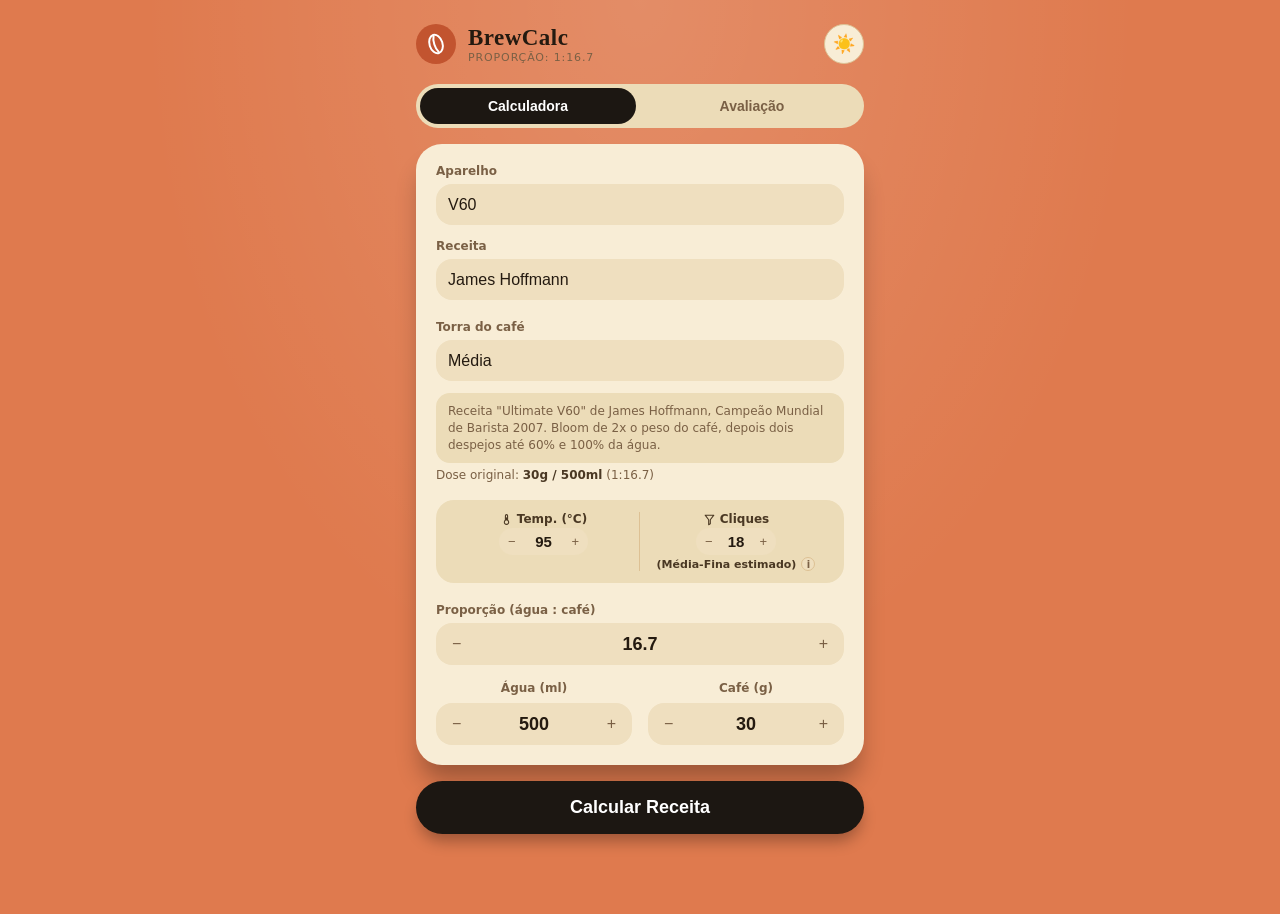
<file: index.html>
<!DOCTYPE html>
<html lang="pt-BR">
<head>
    <meta charset="UTF-8">
    <meta name="viewport" content="width=device-width, initial-scale=1.0">
    <meta name="description" content="BrewCalc — calculadora de receitas de café coado com métodos e receitas de baristas campeões mundiais (V60, Chemex, Kalita Wave, Origami, Prensa Francesa, AeroPress).">
    <meta name="theme-color" content="#1b1410" id="theme-color-meta">
    <link rel="icon" href="data:image/svg+xml,%3Csvg xmlns='http://www.w3.org/2000/svg' viewBox='0 0 64 64'%3E%3Crect width='64' height='64' rx='14' fill='%232a1f18'/%3E%3Cg transform='rotate(-18 32 32)'%3E%3Cellipse cx='32' cy='32' rx='17' ry='25' fill='%23d9a441'/%3E%3Cpath d='M32 10c-6 9-6 33 0 44' stroke='%232a1f18' stroke-width='5' fill='none' stroke-linecap='round'/%3E%3C/g%3E%3C/svg%3E">
    <link rel="apple-touch-icon" href="icon-192.png">
    <link rel="manifest" href="manifest.webmanifest">
    <meta name="apple-mobile-web-app-capable" content="yes">
    <meta name="apple-mobile-web-app-status-bar-style" content="black-translucent">
    <meta name="apple-mobile-web-app-title" content="BrewCalc">
    <title>BrewCalc</title>
    <script>
        // Aplica o tema antes do primeiro paint, para evitar flash da cor errada
        (function () {
            try {
                var t = localStorage.getItem('brewcalc-theme');
                if (!t) t = (window.matchMedia && window.matchMedia('(prefers-color-scheme: light)').matches) ? 'light' : 'dark';
                document.documentElement.setAttribute('data-theme', t);
            } catch (e) { /* ignora — usa o tema escuro padrão do CSS */ }
        })();
    </script>
    <!-- Único recurso externo do app: contagem de acessos do GoatCounter (sem cookies,
         sem dados pessoais). É assíncrono e o app funciona normalmente se ele falhar ou
         for bloqueado. Para desligar a analytics, basta remover esta linha. -->
    <script data-goatcounter="https://fgovoni-brewcalc.goatcounter.com/count" async src="https://gc.zgo.at/count.js"></script>
    <link rel="stylesheet" href="css/estilo.css">
</head>
<body>
    <div class="app">

        <div class="app-header">
            <div class="app-header-title">
                <div class="icon-badge">
                    <svg fill="none" stroke="currentColor" stroke-width="2" stroke-linecap="round" stroke-linejoin="round" viewBox="0 0 24 24"><ellipse cx="12" cy="12" rx="6.5" ry="9.5" transform="rotate(-18 12 12)"></ellipse><path d="M12 4.2c-2.3 3.4-2.3 12.2 0 15.6" transform="rotate(-18 12 12)"></path></svg>
                </div>
                <div>
                    <h1>BrewCalc</h1>
                    <p id="ratio-text">Proporção: 1:17</p>
                </div>
            </div>
            <button type="button" class="theme-toggle" id="theme-toggle" aria-label="Alternar tema claro/escuro" data-acao="alternarTema">🌙</button>
        </div>

        <div class="tabs" role="tablist">
            <button type="button" class="tab-btn active" id="tab-btn-calc" role="tab" aria-selected="true" aria-controls="tab-calc" data-acao="abaCalculadora">Calculadora</button>
            <button type="button" class="tab-btn" id="tab-btn-review" role="tab" aria-selected="false" aria-controls="tab-review" data-acao="abaAvaliacao">Avaliação</button>
        </div>

        <div id="tab-calc" role="tabpanel" aria-labelledby="tab-btn-calc">

        <div class="card">
            <label for="device" class="field-label-inline">Aparelho</label>
            <select id="device" aria-label="Aparelho de preparo" data-mudanca="aparelho">
                <option value="v60">V60</option>
                <option value="chemex">Chemex</option>
                <option value="kalita">Kalita Wave</option>
                <option value="origami">Origami</option>
                <option value="frenchpress">Prensa Francesa</option>
                <option value="aeropress">AeroPress</option>
            </select>

            <label for="recipe" class="field-label-inline">Receita</label>
            <select id="recipe" aria-label="Receita / barista" data-mudanca="receita"></select>

            <div id="custom-recipe-actions" class="hidden custom-recipe-actions">
                <button type="button" class="copy-btn" data-acao="editarReceita">✏️ Editar receita</button>
                <button type="button" class="copy-btn custom-recipe-delete" data-acao="excluirReceita">🗑️ Excluir receita</button>
            </div>

            <div id="official-recipe-fields">
            <label for="roast" class="field-label-inline">Torra do café</label>
            <select id="roast" aria-label="Nível de torra" data-mudanca="torra">
                <option value="light">Clara</option>
                <option value="medium" selected>Média</option>
                <option value="dark">Escura</option>
            </select>

            <p id="recipe-note"></p>
            <p id="recipe-ref-dose"></p>

            <div class="info-box">
                <div class="info-col">
                    <span class="info-label-row"><svg class="info-icon" fill="none" stroke="currentColor" stroke-width="2" stroke-linecap="round" stroke-linejoin="round" viewBox="0 0 24 24"><path d="M10 13.5V5a2 2 0 114 0v8.5a4 4 0 11-4 0z"></path><path d="M12 9v4"></path></svg>Temp. (°C)</span>
                    <div class="mini-stepper">
                        <button type="button" aria-label="Diminuir temperatura em 1°C" data-acao="tempMenos">−</button>
                        <input type="number" id="temp-input" min="60" max="100" step="1" inputmode="numeric" value="95" data-entrada="tempManual">
                        <button type="button" aria-label="Aumentar temperatura em 1°C" data-acao="tempMais">+</button>
                    </div>
                </div>
                <div class="info-col">
                    <span class="info-label-row"><svg class="info-icon" fill="none" stroke="currentColor" stroke-width="2" stroke-linecap="round" stroke-linejoin="round" viewBox="0 0 24 24"><path d="M4 4h16l-6.5 8.5V20l-3 1.5v-9L4 4z"></path></svg>Cliques</span>
                    <div class="mini-stepper">
                        <button type="button" aria-label="Diminuir cliques" data-acao="cliquesMenos">−</button>
                        <input type="number" id="clicks-input" min="5" max="35" step="1" inputmode="numeric" value="18" data-entrada="cliquesManual">
                        <button type="button" aria-label="Aumentar cliques" data-acao="cliquesMais">+</button>
                    </div>
                    <div class="clicks-ref-wrap">
                        <span id="grind-derived" class="clicks-ref">(Média-Fina)</span>
                        <details class="clicks-info">
                            <summary aria-label="Sobre a referência de cliques">i</summary>
                            <div class="popover">Referência calibrada para o moedor <b>Timemore C2</b> — outros moedores variam. A moagem entre parênteses é calculada a partir do número de cliques; ajuste livremente.</div>
                        </details>
                    </div>
                </div>
            </div>

            <div class="ratio-label-row">
                <label for="ratio-input" class="field-label-inline">Proporção (água : café)</label>
                <button type="button" id="ratio-official-btn" class="ratio-official hidden" data-acao="razaoOficial"></button>
            </div>
            <div class="stepper" style="margin-bottom:16px;">
                <button type="button" aria-label="Diminuir proporção em 0,5" data-acao="razaoMenos">−</button>
                <input type="number" id="ratio-input" min="5" max="25" step="0.1" inputmode="decimal" value="16.7" data-entrada="razaoDigitada" data-mudanca="razaoConfirmada">
                <button type="button" aria-label="Aumentar proporção em 0,5" data-acao="razaoMais">+</button>
            </div>

            <div class="field-grid">
                <div>
                    <label for="water" class="field-label">Água (ml)</label>
                    <div class="stepper">
                        <button type="button" aria-label="Diminuir água em 10ml" data-acao="aguaMenos">−</button>
                        <input type="number" id="water" min="0" step="1" inputmode="numeric" value="500" data-entrada="aguaDigitada">
                        <button type="button" aria-label="Aumentar água em 10ml" data-acao="aguaMais">+</button>
                    </div>
                </div>
                <div>
                    <label for="coffee" class="field-label">Café (g)</label>
                    <div class="stepper">
                        <button type="button" aria-label="Diminuir café em 1g" data-acao="cafeMenos">−</button>
                        <input type="number" id="coffee" min="0" step="0.1" inputmode="decimal" value="30" data-entrada="cafeDigitado">
                        <button type="button" aria-label="Aumentar café em 1g" data-acao="cafeMais">+</button>
                    </div>
                </div>
            </div>
            </div>
        </div>

        <div id="recipe-builder-card" class="card hidden">
            <h2 style="margin-bottom:16px;">Criar minha receita</h2>

            <label for="custom-name" class="field-label-inline">Nome da receita</label>
            <input type="text" id="custom-name" class="text-input" placeholder="ex: Meu método de sábado">

            <div class="field-grid" style="margin-bottom:14px;">
                <div>
                    <label for="custom-ref-coffee" class="field-label-inline">Café de referência (g)</label>
                    <input type="number" id="custom-ref-coffee" class="text-input" value="30" min="1" step="0.1" style="margin-bottom:0;">
                </div>
                <div>
                    <label for="custom-ref-water" class="field-label-inline">Água de referência (ml)</label>
                    <input type="number" id="custom-ref-water" class="text-input" value="500" min="1" step="1" style="margin-bottom:0;">
                </div>
            </div>

            <div class="field-grid" style="margin-bottom:14px;">
                <div>
                    <label for="custom-clicks" class="field-label-inline">Cliques do moedor</label>
                    <input type="number" id="custom-clicks" class="text-input" value="18" min="5" max="35" step="1" inputmode="numeric" data-entrada="cliquesReceitaCustom" style="margin-bottom:0;">
                    <span id="custom-grind-derived" class="clicks-ref">(Média-Fina)</span>
                </div>
                <div>
                    <label for="custom-temp" class="field-label-inline">Temperatura (°C)</label>
                    <input type="number" id="custom-temp" class="text-input" value="93" min="60" max="100" step="1" style="margin-bottom:0;">
                </div>
            </div>

            <label class="field-label-inline">Passos do despejo</label>
            <div id="custom-steps-list"></div>
            <button type="button" class="copy-btn add-step-btn" data-acao="adicionarPasso">+ Adicionar passo</button>

            <p id="custom-recipe-error" class="hidden" role="alert"></p>

            <div class="builder-actions">
                <button type="button" class="btn-primary btn-secondary" data-acao="cancelarReceita">Cancelar</button>
                <button type="button" class="btn-primary" style="margin-bottom:0;" data-acao="salvarReceita">Salvar receita</button>
            </div>
        </div>

        <div id="kasuya-controls" class="hidden">
            <div class="card">
                <div class="slider-header">
                    <div class="icon-badge bg-red">
                        <svg fill="none" stroke="currentColor" viewBox="0 0 24 24"><path stroke-linecap="round" stroke-linejoin="round" stroke-width="2" d="M12 3v18M7 21h10M5 7h6m-6 0l-2.5 6a2.75 2.75 0 005.5 0L5 7zm14 0h-6m6 0l2.5 6a2.75 2.75 0 01-5.5 0L19 7z"></path></svg>
                    </div>
                    <div>
                        <h2>40% - Balanço</h2>
                        <p id="balance-label" class="slider-value-red">Equilibrado</p>
                    </div>
                </div>
                <input type="range" id="balance-slider" min="1" max="5" value="3" data-entrada="kasuyaSlider">
                <p class="slider-hint">Os dois primeiros despejos decidem o balanço entre doçura e acidez.</p>
            </div>

            <div class="card">
                <div class="slider-header">
                    <div class="icon-badge bg-stone">
                        <svg fill="none" stroke="currentColor" viewBox="0 0 24 24"><path stroke-linecap="round" stroke-linejoin="round" stroke-width="2" d="M12 21c3.5 0 6-2.5 6-6 0-3-2-5-3-7-.5 2-1.5 3-3 3-1 0-1.5-1-1.5-2.5C8 10 6 13 6 15c0 3.5 2.5 6 6 6z"></path></svg>
                    </div>
                    <div>
                        <h2>60% - Força</h2>
                        <p id="strength-label" class="slider-value-stone">Padrão</p>
                    </div>
                </div>
                <input type="range" id="strength-slider" min="1" max="4" value="3" data-entrada="kasuyaSlider">
                <p class="slider-hint">O restante dos despejos decide a força (extração) do café.</p>
            </div>
        </div>

        <button type="button" id="generate-btn" class="btn-primary" data-acao="calcularReceita">Calcular Receita</button>

        <p id="form-error" class="hidden" role="alert"></p>

        <div id="recipe-container" class="hidden card">
            <div class="recipe-header">
                <h2>Instruções de Despejo</h2>
                <button type="button" data-acao="copiarReceita" aria-label="Copiar receita" class="copy-btn">Copiar</button>
            </div>

            <div id="timer-panel" class="timer-panel hidden">
                <div id="timer-display" class="timer-display">0:00</div>
                <div id="timer-next-hint" class="timer-next-hint">Toque em Iniciar para começar</div>
                <div class="timer-controls">
                    <button type="button" id="timer-start-btn" class="btn-primary btn-secondary" data-acao="alternarTimer">Iniciar</button>
                    <button type="button" class="btn-primary btn-secondary btn-timer-reset" data-acao="zerarTimer">Zerar</button>
                </div>
            </div>

            <div id="steps" aria-live="polite"></div>
        </div>

        </div>

        <div id="tab-review" role="tabpanel" aria-labelledby="tab-btn-review" class="hidden">

            <div class="brew-summary" id="brew-summary">Preparado com: —</div>

            <div class="card">
                <label for="coffee-name" class="field-label-inline">Nome do café</label>
                <input type="text" id="coffee-name" class="text-input" placeholder="ex: Sítio Vista Alegre">

                <label for="roastery-name" class="field-label-inline">Nome da torrefação</label>
                <input type="text" id="roastery-name" class="text-input" placeholder="ex: Coffee Lab">

                <div class="field-grid" style="margin-bottom:14px;">
                    <div>
                        <label for="roast-date" class="field-label-inline">Data da torra</label>
                        <div class="date-field-wrap">
                            <input type="date" id="roast-date" class="text-input date-native" style="margin-bottom:0;" data-entrada="dataTorra">
                            <span class="date-display placeholder" id="roast-date-display">dd/mm/aaaa</span>
                        </div>
                    </div>
                    <div>
                        <label for="region" class="field-label-inline">Região</label>
                        <input type="text" id="region" class="text-input" placeholder="ex: Sul de Minas" style="margin-bottom:0;">
                    </div>
                </div>

                <div class="field-grid" style="margin-bottom:14px;">
                    <div>
                        <label for="review-roast" class="field-label-inline">Nível da torra</label>
                        <select id="review-roast" aria-label="Nível da torra">
                            <option value="Clara">Clara</option>
                            <option value="Média" selected>Média</option>
                            <option value="Escura">Escura</option>
                        </select>
                    </div>
                    <div>
                        <label for="review-process" class="field-label-inline">Processo</label>
                        <select id="review-process" aria-label="Processo do café">
                            <option value="Natural">Natural</option>
                            <option value="Lavado">Lavado</option>
                            <option value="Honey">Honey</option>
                            <option value="Fermentado">Fermentado</option>
                            <option value="Outro">Outro</option>
                        </select>
                    </div>
                </div>

                <label for="variety" class="field-label-inline">Espécie / Variedade</label>
                <input type="text" id="variety" class="text-input" placeholder="ex: Arábica - Catuaí Amarelo">

                <div class="field-grid" style="margin-bottom:14px;">
                    <div>
                        <label for="review-temp" class="field-label-inline">Temperatura da água (°C)</label>
                        <input type="number" id="review-temp" class="text-input" placeholder="ex: 93" inputmode="decimal" step="1">
                    </div>
                    <div>
                        <label for="review-grind" class="field-label-inline">Nível de moagem</label>
                        <select id="review-grind" aria-label="Nível de moagem" style="margin-bottom:8px;">
                            <option value="Fina">Fina</option>
                            <option value="Média-Fina" selected>Média-Fina</option>
                            <option value="Média">Média</option>
                            <option value="Média-Grossa">Média-Grossa</option>
                            <option value="Grossa">Grossa</option>
                        </select>
                        <div class="mini-stepper">
                            <button type="button" aria-label="Diminuir cliques" data-acao="avaliacaoCliquesMenos">−</button>
                            <input type="number" id="review-clicks" min="5" max="35" step="1" inputmode="numeric" placeholder="cliques" data-entrada="avaliacaoCliquesManual">
                            <button type="button" aria-label="Aumentar cliques" data-acao="avaliacaoCliquesMais">+</button>
                        </div>
                    </div>
                </div>

                <label for="review-notes" class="field-label-inline">Notas Sensoriais</label>
                <textarea id="review-notes" class="text-input" rows="3" placeholder="ex: chocolate, caramelo, frutas vermelhas" style="margin-bottom:4px; resize:vertical;"></textarea>
            </div>

            <div class="card">
                <h2 style="margin-bottom:16px;">Avaliação Sensorial</h2>
                <div id="rating-sliders"></div>
            </div>

            <button type="button" class="btn-primary" data-acao="gerarImagem">Gerar Imagem</button>

            <div id="share-preview" class="hidden card">
                <div class="recipe-header">
                    <h2>Imagem para Stories</h2>
                </div>
                <canvas id="share-canvas" width="1080" height="1920"></canvas>
                <div class="share-actions">
                    <button type="button" class="btn-primary btn-secondary" id="download-btn" data-acao="baixarImagem">Baixar imagem</button>
                    <button type="button" class="btn-primary btn-secondary hidden" id="share-btn" data-acao="compartilharImagem">Compartilhar</button>
                </div>
            </div>

        </div>
    </div>

    <div id="import-overlay" class="import-overlay hidden" role="dialog" aria-modal="true" aria-labelledby="import-title">
        <div class="card import-dialog">
            <h2 id="import-title">⭐ Importar receita?</h2>
            <p id="import-recipe-desc" class="dialog-desc"></p>
            <div class="builder-actions">
                <button type="button" class="btn-primary btn-secondary" data-acao="ignorarImportacao">Ignorar</button>
                <button type="button" class="btn-primary" id="import-confirm-btn" data-acao="confirmarImportacao">Importar</button>
            </div>
        </div>
    </div>

    <script type="module" src="js/app.js"></script>
</body>
</html>
</file>
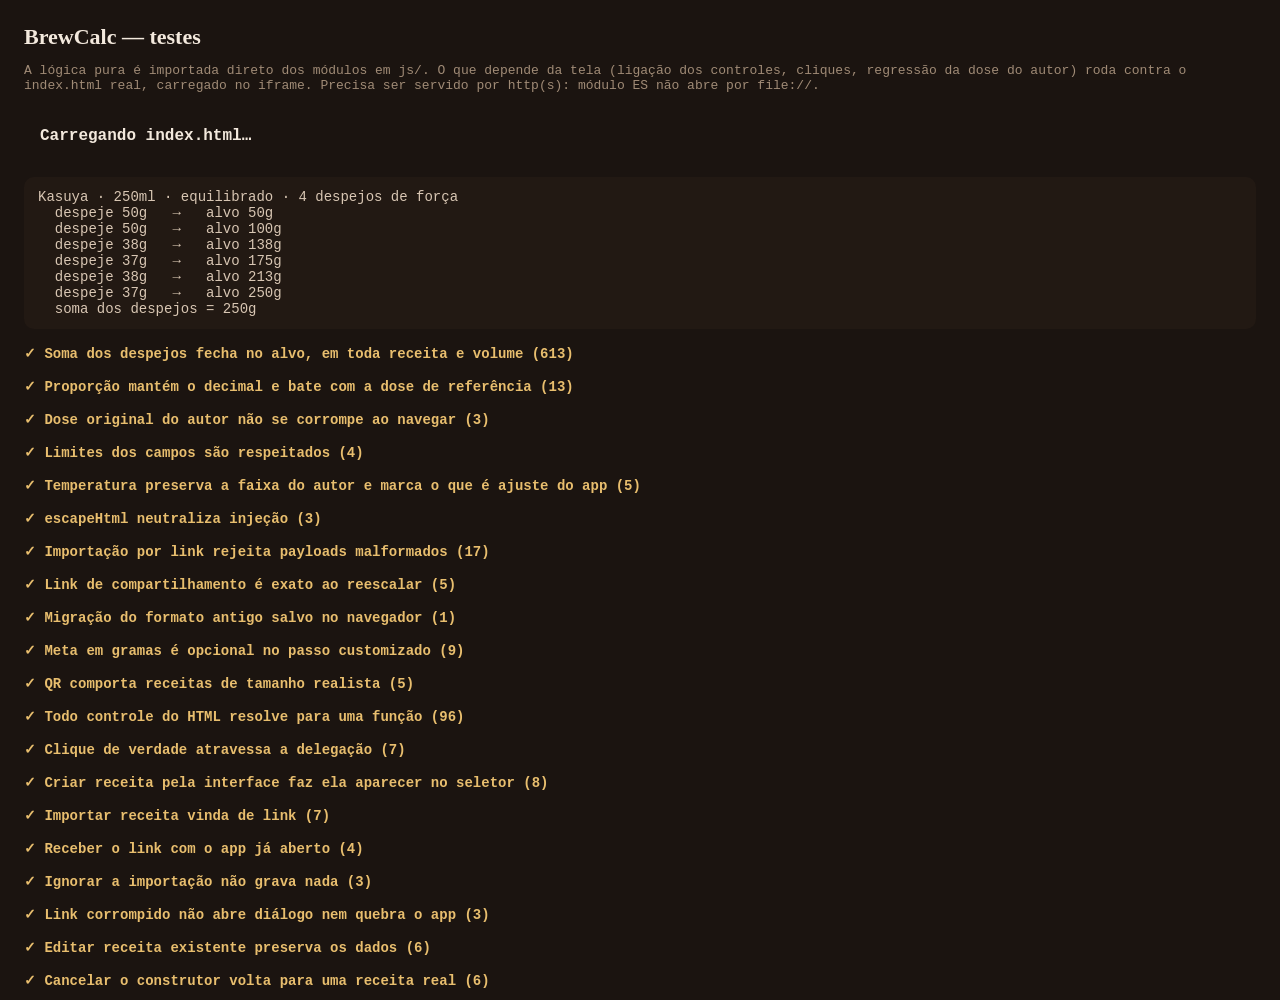
<file: tests.html>
<!DOCTYPE html>
<html lang="pt-BR">
<head>
<meta charset="UTF-8">
<meta name="viewport" content="width=device-width, initial-scale=1.0">
<title>BrewCalc — testes</title>
<style>
    body {
        margin: 0; padding: 24px; background: #1b1410; color: #f3e9dd;
        font-family: ui-monospace, SFMono-Regular, Menlo, monospace; font-size: 14px;
    }
    h1 { font-family: ui-serif, Georgia, serif; font-size: 22px; margin: 0 0 4px; }
    .sub { color: #a08b76; margin-bottom: 20px; font-size: 13px; }
    #placar { padding: 14px 16px; border-radius: 14px; font-weight: 700; margin-bottom: 18px; font-size: 16px; }
    .verde { background: rgba(124, 174, 111, 0.18); color: #9ed492; border: 1px solid #7cae6f; }
    .vermelho { background: rgba(224, 102, 74, 0.18); color: #ef8468; border: 1px solid #e0664a; }
    .grupo { margin-bottom: 6px; color: #e8be6e; font-weight: 700; margin-top: 16px; }
    .falha { color: #ef8468; padding-left: 14px; line-height: 1.5; }
    .resumo-grupo { color: #a08b76; padding-left: 14px; }
    pre { background: #221913; padding: 12px 14px; border-radius: 10px; color: #d8c6b3; overflow-x: auto; }
    iframe { display: none; }
</style>
</head>
<body>
<h1>BrewCalc — testes</h1>
<p class="sub">A lógica pura é importada direto dos módulos em <code>js/</code>. O que depende da tela
(ligação dos controles, cliques, regressão da dose do autor) roda contra o <code>index.html</code> real,
carregado no iframe. Precisa ser servido por http(s): módulo ES não abre por <code>file://</code>.</p>
<div id="placar">Carregando index.html…</div>
<div id="saida"></div>
<iframe id="app" src="index.html"></iframe>

<script type="module">
// Importa o que é puro sem passar pelo app: se um teste de cálculo quebrar, o
// problema está no módulo, não na tela.
import { escapeHtml, clicksToGrindLevel, formatTime, parseTimeToSeconds, formatRatio, clampToInput } from './js/formato.js';
import { renderRecipeSteps, getRecipeTemp, buildCustomRecipeObject, temMeta, normalizeCustomRecipe } from './js/receitas.js';
import { deviceData } from './js/receitas-dados.js';
import { toBase64Url, buildRecipeShareUrl, decodeRecipeFromParam, generateRecipeQR } from './js/compartilhar.js';
import { ajustarLegendaQR, LEGENDA_QR } from './js/cartao.js';

let ok = 0, fail = 0, grupoAtual = '', falhasDoGrupo = [], testesDoGrupo = 0;
const saida = document.getElementById('saida');

function grupo(nome) {
    fecharGrupo();
    grupoAtual = nome;
    falhasDoGrupo = [];
    testesDoGrupo = 0;
}

function fecharGrupo() {
    if (!grupoAtual) return;
    const el = document.createElement('div');
    el.className = 'grupo';
    el.textContent = (falhasDoGrupo.length === 0 ? '✓ ' : '✗ ') + grupoAtual + ` (${testesDoGrupo})`;
    saida.appendChild(el);
    falhasDoGrupo.forEach(f => {
        const d = document.createElement('div');
        d.className = 'falha';
        d.textContent = '↳ ' + f;
        saida.appendChild(d);
    });
}

function t(nome, cond, detalhe) {
    testesDoGrupo++;
    if (cond) { ok++; } else { fail++; falhasDoGrupo.push(nome + (detalhe ? ' :: ' + detalhe : '')); }
}

function mostrar(texto) {
    const pre = document.createElement('pre');
    pre.textContent = texto;
    saida.appendChild(pre);
}

async function iniciarBateria() {
    const w = document.getElementById('app').contentWindow;
    // Os testes de tela precisam do app carregado; window.BrewCalc é a superfície
    // que o app declara de propósito, porque escopo de módulo não é visível de fora.
    if (!w.BrewCalc) {
        document.getElementById('placar').className = 'vermelho';
        document.getElementById('placar').textContent =
            'window.BrewCalc não existe — o app não carregou. Confira o console do iframe.';
        return;
    }
    const API = {
        escapeHtml, clicksToGrindLevel, formatTime, parseTimeToSeconds, formatRatio,
        clampToInput, renderRecipeSteps, getRecipeTemp, buildCustomRecipeObject, temMeta,
        normalizeCustomRecipe, deviceData, toBase64Url, buildRecipeShareUrl,
        decodeRecipeFromParam, generateRecipeQR, ajustarLegendaQR, LEGENDA_QR,
    };
    // Sem isto uma exceção no meio da bateria interrompia tudo e o placar ficava
    // parado em "Carregando…" — parecia travamento, não falha.
    try {
        await rodar(API);
    } catch (e) {
        fecharGrupo();
        const placar = document.getElementById('placar');
        placar.className = 'vermelho';
        placar.textContent = `✗ a bateria abortou em "${grupoAtual}": ${e.message}`;
        mostrar(e.stack || String(e));
    }
}

// Este arquivo é módulo, e módulo é adiado: o iframe pode terminar de carregar
// ANTES desta linha rodar, e aí um addEventListener('load') puro nunca dispara —
// a bateria ficava parada em "Carregando…" de forma intermitente. Com script
// clássico a corrida não existia, porque ele executava durante o parse.
{
    const frame = document.getElementById('app');
    const jaCarregou = frame.contentDocument
        && frame.contentDocument.readyState === 'complete'
        && frame.contentWindow.BrewCalc;
    if (jaCarregou) iniciarBateria();
    else frame.addEventListener('load', iniciarBateria);
}

// Erro dentro do app (no iframe) não aparece aqui por padrão; sem isso um módulo
// que falha ao carregar viraria um teste vermelho sem explicação.
window.addEventListener('error', e => {
    if (e.filename && !e.filename.endsWith('tests.html')) mostrar('erro no app: ' + e.message + ' — ' + e.filename);
});

// Espera: sob tempo virtual do headless os timers adiantam, então isto não
// custa os segundos que aparenta.
const esperar = ms => new Promise(r => setTimeout(r, ms));

// Carrega uma instância nova do app numa URL específica — necessário para os
// fluxos que acontecem na inicialização, como importar receita vinda de link.
function carregarApp(url) {
    return new Promise((resolve, reject) => {
        const frame = document.createElement('iframe');
        frame.style.display = 'none';
        frame.src = url;
        frame.addEventListener('load', () => resolve(frame));
        frame.addEventListener('error', reject);
        document.body.appendChild(frame);
    });
}

async function rodar(A) {
    const todasReceitas = () => {
        const out = [];
        for (const dk of Object.keys(A.deviceData))
            for (const rk of Object.keys(A.deviceData[dk].recipes))
                out.push([dk, rk, A.deviceData[dk].recipes[rk]]);
        return out;
    };

    // ---------- Fidelidade: os despejos somam o alvo final ----------
    grupo('Soma dos despejos fecha no alvo, em toda receita e volume');
    for (const [dk, rk, receita] of todasReceitas()) {
        for (const water of [150, 200, 250, 300, 320, 333, 400, 500, 1000]) {
            const coffee = water / receita.ratio;
            const combos = receita.hasKasuyaControls
                ? [[1,1],[1,4],[2,2],[3,1],[3,2],[3,3],[3,4],[4,3],[5,1],[5,4]]
                : [[null, null]];
            for (const [bal, str] of combos) {
                const steps = A.renderRecipeSteps(receita.buildSteps(coffee, water, bal, str), coffee, water);
                const despejos = steps.filter(s => s.pour !== undefined);
                if (!despejos.length) continue;
                const soma = despejos.reduce((a, s) => a + s.pour, 0);
                const alvoFinal = despejos[despejos.length - 1].target;
                const rot = `${dk}/${rk} água=${water}${bal ? ` bal=${bal} força=${str}` : ''}`;
                t(`soma==alvo ${rot}`, soma === alvoFinal, `soma=${soma} alvo=${alvoFinal}`);
                let acc = 0, coerente = true;
                despejos.forEach(d => { acc += d.pour; if (acc !== d.target) coerente = false; });
                t(`alvos coerentes ${rot}`, coerente);
                t(`despejos não-negativos ${rot}`, despejos.every(d => d.pour >= 0));
                t(`alvo final == água ${rot}`, alvoFinal === Math.round(water), `alvo=${alvoFinal}`);
            }
        }
    }

    // O caso concreto que motivou a correção
    {
        const k = A.deviceData.v60.recipes.kasuya;
        const steps = A.renderRecipeSteps(k.buildSteps(250 / 15, 250, 3, 4), 250 / 15, 250);
        const d = steps.filter(s => s.pour !== undefined);
        const soma = d.reduce((a, s) => a + s.pour, 0);
        t('caso 250ml com 4 despejos soma 250g', soma === 250, `soma=${soma}`);
        mostrar('Kasuya · 250ml · equilibrado · 4 despejos de força\n' +
            d.map(s => `  despeje ${s.pour}g   →   alvo ${s.target}g`).join('\n') +
            `\n  soma dos despejos = ${soma}g`);
    }

    // ---------- Proporção ----------
    grupo('Proporção mantém o decimal e bate com a dose de referência');
    t('16.666… → 16.7', A.formatRatio(500 / 30) === '16.7', A.formatRatio(500 / 30));
    t('15 → 15 (sem .0)', A.formatRatio(15) === '15');
    t('380/24 → 15.8', A.formatRatio(380 / 24) === '15.8');
    t('200/11 → 18.2', A.formatRatio(200 / 11) === '18.2');
    t('200/18 → 11.1', A.formatRatio(200 / 18) === '11.1');
    for (const [dk, rk, r] of todasReceitas()) {
        if (!r.refDose) continue;
        t(`ratio == refDose ${dk}/${rk}`, Math.abs(r.ratio - r.refDose.water / r.refDose.coffee) < 1e-9);
    }

    grupo('Dose original do autor não se corrompe ao navegar');
    {
        // Regressão: getActiveRatio lia o valor EXIBIDO no campo (16.7) em vez da razão
        // exata da receita (16,6667), então a dose 30g/500ml do Hoffmann virava
        // 30g/501ml só de trocar de aparelho e voltar.
        const d = document.getElementById('app').contentDocument;
        const w = document.getElementById('app').contentWindow;
        d.getElementById('device').value = 'v60'; w.BrewCalc.onDeviceChange();
        const antes = d.getElementById('water').value;
        ['chemex', 'kalita', 'aeropress', 'v60'].forEach(dev => {
            d.getElementById('device').value = dev; w.BrewCalc.onDeviceChange();
        });
        const depois = d.getElementById('water').value;
        t('água não muda ao ir e voltar de aparelho', antes === depois, `${antes} → ${depois}`);
        const cafe = parseFloat(d.getElementById('coffee').value);
        const exato = A.deviceData.v60.recipes.hoffmann.ratio;
        t('água == café × razão exata (não a exibida)', Math.abs(parseFloat(depois) - cafe * exato) < 0.5,
          `água=${depois} café=${cafe}`);
        t('dose do Hoffmann continua 30g/500ml', cafe === 30 && parseFloat(depois) === 500,
          `${cafe}g / ${depois}ml`);
    }

    grupo('Limites dos campos são respeitados');
    t('acima do max trava', A.clampToInput({ min: '5', max: '35' }, 99) === 35);
    t('abaixo do min trava', A.clampToInput({ min: '5', max: '35' }, 1) === 5);
    t('valor válido passa', A.clampToInput({ min: '5', max: '35' }, 20) === 20);
    t('sem max não trava', A.clampToInput({ min: '0', max: '' }, 1e6) === 1e6);

    // ---------- Temperatura ----------
    grupo('Temperatura preserva a faixa do autor e marca o que é ajuste do app');
    {
        const med = A.getRecipeTemp(A.deviceData.aeropress.recipes.hoffmann, 'medium');
        t('faixa 90–95 preservada', med.label === '90–95°C', med.label);
        t('faixa não é ajuste do app', med.adjusted === false);
        const kas = A.getRecipeTemp(A.deviceData.v60.recipes.kasuya, 'dark');
        t('temp por torra do autor', kas.value === 83 && kas.adjusted === false);
        t('ajuste por torra é marcado', A.getRecipeTemp(A.deviceData.v60.recipes.hoffmann, 'light').adjusted === true);
        t('temp base não é marcada como ajuste', A.getRecipeTemp(A.deviceData.v60.recipes.hoffmann, 'medium').adjusted === false);
    }

    // ---------- Segurança ----------
    grupo('escapeHtml neutraliza injeção');
    {
        const e = A.escapeHtml('<img src=x onerror="alert(1)">');
        t('sem <', !e.includes('<'));
        t('sem aspas duplas', !e.includes('"'));
        t('sem aspas simples', !A.escapeHtml("' onmouseover='x").includes("'"));
    }

    grupo('Importação por link rejeita payloads malformados');
    {
        const enc = o => A.toBase64Url(JSON.stringify(o));
        const bom = { n: 'Teste', dv: 'v60', rc: 20, rw: 320, ck: 18, tc: 93,
                      st: [[0, 50, 'Bloom'], [45, 320, 'Final']] };
        let passou = true;
        try { A.decodeRecipeFromParam(enc(bom)); } catch (e) { passou = false; }
        t('aceita payload válido', passou);

        const ruins = {
            'nome vazio': { n: '' }, 'nome gigante': { n: 'x'.repeat(200) },
            'nome não-string': { n: { a: 1 } }, 'sem passos': { st: [] },
            'passos demais': { st: Array(50).fill([0, 10, 'a']) }, 'st não-array': { st: 'nope' },
            'água zero': { rw: 0 }, 'café negativo': { rc: -5 }, 'temp absurda': { tc: 9999 },
            'cliques absurdos': { ck: 1e9 },
            'quantidade não numérica': { st: [[0, 'abc', 'Bloom']] },
            'descrição vazia': { st: [[0, 50, '']] },
            'descrição gigante': { st: [[0, 50, 'y'.repeat(200)]] },
            'passo incompleto': { st: [[0, 50]] },
            'tempo negativo': { st: [[-10, 50, 'Bloom']] },
        };
        for (const nome of Object.keys(ruins)) {
            let rejeitou = false;
            try { A.decodeRecipeFromParam(enc(Object.assign({}, bom, ruins[nome]))); }
            catch (e) { rejeitou = true; }
            t(`rejeita: ${nome}`, rejeitou);
        }
        // O payload de XSS real: se for aceito, precisa sair escapado, nunca como HTML vivo
        let dadosXss = null;
        try { dadosXss = A.decodeRecipeFromParam(enc(Object.assign({}, bom, { n: '<img src=x onerror=alert(1)>' }))); } catch (e) { /* rejeitado, ótimo */ }
        t('payload XSS rejeitado ou escapável', dadosXss === null || !A.escapeHtml(dadosXss.name).includes('<'));
    }

    // ---------- Compartilhamento ----------
    grupo('Link de compartilhamento é exato ao reescalar');
    {
        const data = { id: 'x', device: 'v60', name: 'Meu método', refCoffee: 20, refWater: 320,
                       clicksDefault: 18, tempC: 93,
                       steps: [{ time: '0:00', amount: 50, desc: 'Bloom' },
                               { time: '0:45', amount: 320, desc: 'Final' }] };
        const volta = A.decodeRecipeFromParam(A.buildRecipeShareUrl(data).param);
        t('nome sobrevive', volta.name === data.name);
        t('água de referência sobrevive', volta.refWater === 320);
        t('quantidade exata sobrevive', volta.steps[0].amount === 50, String(volta.steps[0].amount));
        const escalado = Math.round(400 * (volta.steps[0].amount / volta.refWater));
        t('50g/320ml reescalado a 400ml dá 63g (não 62)', escalado === 63, `deu ${escalado}`);
        t('tempos sobrevivem', volta.steps[1].time === '0:45', volta.steps[1].time);
    }

    grupo('Migração do formato antigo salvo no navegador');
    {
        const novo = A.normalizeCustomRecipe({ refWater: 320, steps: [{ time: '0:00', pct: 0.15625, desc: 'Bloom' }] });
        t('pct vira gramas absolutos', novo.steps[0].amount === 50, String(novo.steps[0].amount));
    }

    grupo('Meta em gramas é opcional no passo customizado');
    {
        // Regressão: o commit 2c4d23a reverteu em silêncio a meta opcional, exigindo
        // gramas em todo passo — inclusive nos que são só instrução ("aguarde a drenagem").
        t('temMeta aceita número positivo', A.temMeta(50) === true);
        t('temMeta rejeita null', A.temMeta(null) === false);
        t('temMeta rejeita zero', A.temMeta(0) === false);
        t('temMeta rejeita texto', A.temMeta('50') === false);

        const receita = {
            id: 'x', device: 'v60', name: 'Com instrução', refCoffee: 20, refWater: 320,
            clicksDefault: 18, tempC: 93,
            steps: [{ time: '0:00', amount: 50, desc: 'Bloom' },
                    { time: '0:45', amount: 320, desc: 'Despejo final' },
                    { time: '2:00', amount: null, desc: 'Aguarde a drenagem' }]
        };
        const obj = A.buildCustomRecipeObject(receita);
        const passos = A.renderRecipeSteps(obj.buildSteps(20, 320), 20, 320);
        t('passo sem meta não vira despejo', passos[2].pour === undefined, JSON.stringify(passos[2]));
        t('passo sem meta mantém a descrição', /Aguarde a drenagem/.test(passos[2].desc), passos[2].desc);
        t('passos com meta seguem somando o alvo',
            passos[0].pour + passos[1].pour === passos[1].target,
            `${passos[0].pour}+${passos[1].pour} vs ${passos[1].target}`);

        // Migração do formato antigo: pct null virava meta obrigatória
        const migrado = A.normalizeCustomRecipe({
            refWater: 320,
            steps: [{ time: '0:00', pct: 0.15625, desc: 'Bloom' }, { time: '2:00', pct: null, desc: 'Aguarde' }]
        });
        t('migração preserva passo sem meta', migrado.steps[1].amount === null, String(migrado.steps[1].amount));
        t('migração converte passo com meta', migrado.steps[0].amount === 50, String(migrado.steps[0].amount));
    }

    grupo('QR comporta receitas de tamanho realista');
    {
        // Regressão: o gerador parava na versão 10 (271 bytes) e falhava a partir de
        // 4 passos — ou seja, em qualquer receita de verdade.
        const receita = n => ({
            id: 'x', device: 'v60', name: 'Receita de domingo de manhã', refCoffee: 20, refWater: 320,
            clicksDefault: 18, tempC: 93,
            steps: Array.from({ length: n }, (_, i) => ({
                time: `${i}:00`, amount: 50 + i * 45, desc: `Despejo número ${i + 1} em espiral`
            }))
        });
        for (const n of [3, 4, 6, 8]) {
            const { url } = A.buildRecipeShareUrl(receita(n));
            t(`receita de ${n} passos gera QR (${url.length} bytes)`, !!A.generateRecipeQR(url));
        }
        // Ida e volta pelo link continua exata
        const { url } = A.buildRecipeShareUrl(receita(6));
        const volta = A.decodeRecipeFromParam(url.split('#r=')[1]);
        t('receita de 6 passos volta íntegra do link', volta.steps.length === 6 && volta.steps[0].amount === 50);
    }

    // ---------- Ligação dos controles ----------
    // Antes os handlers eram onclick inline, que não dá para enumerar: errar o nome de
    // uma função deixava o botão morto sem nenhum teste reclamar. Com o mapa ACOES dá
    // para varrer todo controle declarado no HTML e conferir que ele resolve.
    grupo('Todo controle do HTML resolve para uma função');
    {
        const d = document.getElementById('app').contentDocument;
        const w = document.getElementById('app').contentWindow;
        const controles = d.querySelectorAll('[data-acao], [data-entrada], [data-mudanca]');
        // Um mesmo elemento pode declarar mais de uma ação — #ratio-input reage a input
        // e a change com funções diferentes — então são todos os atributos, não o primeiro.
        const acoesDe = el => [el.dataset.acao, el.dataset.entrada, el.dataset.mudanca].filter(Boolean);
        t('o HTML declara controles', controles.length >= 40, `achei ${controles.length}`);
        controles.forEach(el => acoesDe(el).forEach(nome => {
            t(`ação "${nome}" existe`, typeof w.BrewCalc.ACOES[nome] === 'function');
        }));
        // O caminho inverso: ação no mapa sem nenhum controle no HTML é código morto,
        // ou pior, sinal de que alguém renomeou o atributo e esqueceu do mapa.
        const usados = new Set(Array.from(controles).flatMap(acoesDe));
        Object.keys(w.BrewCalc.ACOES).forEach(nome => {
            // avaliacaoNota e removerPasso vivem em elementos criados em runtime
            if (nome === 'avaliacaoNota' || nome === 'removerPasso') return;
            t(`ação "${nome}" é usada por algum controle`, usados.has(nome));
        });
        t('sobrou onclick inline no HTML', !/\son(click|input|change)=/.test(d.documentElement.outerHTML));
    }

    // Resolver o nome no mapa não prova que o clique chega lá: a delegação em si pode
    // estar quebrada (listener não registrado, closest errado, evento que não borbulha).
    // Estes clicam de verdade e conferem o efeito no DOM.
    grupo('Clique de verdade atravessa a delegação');
    {
        const d = document.getElementById('app').contentDocument;
        const clicar = acao => d.querySelector(`[data-acao="${acao}"]`)
            .dispatchEvent(new d.defaultView.MouseEvent('click', { bubbles: true }));

        const agua = d.getElementById('water');
        const antes = parseFloat(agua.value);
        clicar('aguaMais');
        t('clique em + soma 10ml', parseFloat(agua.value) === antes + 10, `${antes} → ${agua.value}`);
        clicar('aguaMenos');
        t('clique em − devolve ao valor original', parseFloat(agua.value) === antes, agua.value);

        clicar('abaAvaliacao');
        t('clique troca para a aba de avaliação',
            d.getElementById('tab-btn-review').getAttribute('aria-selected') === 'true');
        clicar('abaCalculadora');
        t('clique volta para a calculadora',
            d.getElementById('tab-btn-calc').getAttribute('aria-selected') === 'true');

        // Calcular a receita atravessa app -> estado -> receitas -> timer. É o caminho
        // que mais módulos cruza, e o único jeito de perceber um import quebrado entre
        // eles sem abrir o app na mão.
        clicar('calcularReceita');
        const container = d.getElementById('recipe-container');
        t('calcular revela a receita', !container.classList.contains('hidden'));
        const passos = container.querySelectorAll('.step-time');
        t('a receita sai com passos', passos.length > 0, `${passos.length} passos`);
        // O painel do timer nasce escondido e só initTimerForSteps o revela — é o que
        // prova que o app chegou até o módulo do timer, e não só renderizou a receita.
        t('o painel do timer foi revelado',
            !d.getElementById('timer-panel').classList.contains('hidden'));

        // O botão tem um <span> dentro em alguns temas; o clique nasce no filho e só
        // chega à ação via closest. Cobre justamente esse caminho.
        const alvoFilho = d.querySelector('[data-acao="aguaMais"]').firstChild;
        if (alvoFilho && alvoFilho.nodeType === 1) {
            alvoFilho.dispatchEvent(new d.defaultView.MouseEvent('click', { bubbles: true }));
            t('clique em filho do botão também dispara', parseFloat(agua.value) === antes + 10);
            clicar('aguaMenos');
        }
    }

    // Este é o caminho que deixou passar uma regressão: salvar a receita gravava no
    // localStorage mas não repopulava o seletor, e só aparecia ao recarregar a página.
    // Nenhum teste criava receita pela interface — todos usavam as funções direto.
    grupo('Criar receita pela interface faz ela aparecer no seletor');
    {
        const d = document.getElementById('app').contentDocument;
        const w = document.getElementById('app').contentWindow;
        const clicar = acao => d.querySelector(`[data-acao="${acao}"]`)
            .dispatchEvent(new w.MouseEvent('click', { bubbles: true }));
        const mudar = el => el.dispatchEvent(new w.Event('change', { bubbles: true }));

        const nome = 'Receita de teste ' + Date.now();
        const seletor = d.getElementById('recipe');
        const antes = seletor.options.length;

        // Abre o construtor pela opção "criar" do próprio seletor, como o usuário faz
        seletor.value = '__custom_new__';
        mudar(seletor);
        t('o construtor abriu', !d.getElementById('recipe-builder-card').classList.contains('hidden'));

        // O construtor já abre com três passos preenchidos a partir da água atual,
        // então o usuário só precisa dar um nome — é esse o caminho mínimo real.
        t('o construtor já vem com passos', d.querySelectorAll('.custom-step-row').length === 3,
          `${d.querySelectorAll('.custom-step-row').length} passos`);
        d.getElementById('custom-name').value = nome;

        clicar('salvarReceita');

        const erro = d.getElementById('custom-recipe-error');
        t('salvou sem erro de validação', erro.classList.contains('hidden'), erro.textContent);
        t('o construtor fechou', d.getElementById('recipe-builder-card').classList.contains('hidden'));

        const nomes = Array.from(seletor.options).map(o => o.textContent);
        t('a receita aparece no seletor SEM recarregar', nomes.some(n => n.includes(nome)),
          `opções: ${nomes.join(' | ')}`);
        t('o seletor cresceu', seletor.options.length > antes, `${antes} → ${seletor.options.length}`);
        t('a receita nova fica selecionada',
          Array.from(seletor.selectedOptions).some(o => o.textContent.includes(nome)));

        // Limpa o que o teste criou, para não poluir o localStorage de quem rodou
        const criada = Array.from(seletor.options).find(o => o.textContent.includes(nome));
        if (criada) {
            seletor.value = criada.value;
            mudar(seletor);
            w.confirm = () => true;   // deleteCustomRecipe pede confirmação
            clicar('excluirReceita');
            const restantes = Array.from(seletor.options).map(o => o.textContent);
            t('excluir some com a receita do seletor', !restantes.some(n => n.includes(nome)));
        }
    }

    // ---------- Fluxos de ponta a ponta ----------
    // Os testes acima exercitam funções; estes exercitam caminhos. A distinção não é
    // academica: a regressão do seletor passou por 799 testes verdes porque nenhum
    // percorria o caminho do usuário, só chamava as funções que ele aciona.

    grupo('Importar receita vinda de link');
    {
        // O caminho do QR inteiro: um link com a receita embutida abre o app, mostra a
        // confirmação e só grava depois do aceite. Roda numa instância nova porque
        // checkImportFromUrl só acontece na inicialização.
        const receita = {
            id: 'teste-import-' + Date.now(), device: 'v60', name: 'Vinda por link',
            refCoffee: 20, refWater: 320, clicksDefault: 18, tempC: 93,
            steps: [{ time: '0:00', amount: 50, desc: 'Bloom' },
                    { time: '0:45', amount: 320, desc: 'Final' }],
        };
        const { param } = A.buildRecipeShareUrl(receita);

        const frame = await carregarApp('index.html#r=' + param);
        const d = frame.contentDocument;
        const w = frame.contentWindow;
        const clicar = acao => d.querySelector(`[data-acao="${acao}"]`)
            .dispatchEvent(new w.MouseEvent('click', { bubbles: true }));

        t('o app abriu pedindo confirmação',
            !d.getElementById('import-overlay').classList.contains('hidden'));
        t('a confirmação mostra o nome da receita',
            d.getElementById('import-recipe-desc').textContent.includes('Vinda por link'),
            d.getElementById('import-recipe-desc').textContent);
        t('nada foi gravado antes do aceite',
            !Array.from(d.getElementById('recipe').options).some(o => o.textContent.includes('Vinda por link')));

        clicar('confirmarImportacao');

        t('o diálogo fechou', d.getElementById('import-overlay').classList.contains('hidden'));
        const nomes = Array.from(d.getElementById('recipe').options).map(o => o.textContent);
        t('a receita entrou no seletor', nomes.some(n => n.includes('Vinda por link')), nomes.join(' | '));
        t('a receita importada fica selecionada',
            Array.from(d.getElementById('recipe').selectedOptions).some(o => o.textContent.includes('Vinda por link')));
        t('o hash foi limpo da barra de endereço', !w.location.hash.includes('#r='), w.location.hash);

        // Limpa: a receita foi gravada no localStorage compartilhado
        w.confirm = () => true;
        clicar('excluirReceita');
        frame.remove();
    }

    grupo('Receber o link com o app já aberto');
    {
        // O caso que quebrou no celular: o leitor de QR manda o link para a aba onde o
        // app já está, e trocar só o fragmento não recarrega a página. Sem reagir ao
        // hashchange o app abria e ignorava a receita — que foi exatamente o relato.
        const receita = {
            id: 'teste-hash-' + Date.now(), device: 'v60', name: 'Chegou por hashchange',
            refCoffee: 20, refWater: 320, clicksDefault: 18, tempC: 93,
            steps: [{ time: '0:00', amount: 50, desc: 'Bloom' },
                    { time: '0:45', amount: 320, desc: 'Final' }],
        };
        const { param } = A.buildRecipeShareUrl(receita);

        // Instância já carregada, SEM hash — e só depois o link chega
        const frame = await carregarApp('index.html');
        const d = frame.contentDocument, w = frame.contentWindow;
        t('começa sem diálogo de importação',
            d.getElementById('import-overlay').classList.contains('hidden'));

        w.location.hash = 'r=' + param;
        await esperar(50);

        t('o app reage ao link sem recarregar',
            !d.getElementById('import-overlay').classList.contains('hidden'));
        t('a confirmação mostra a receita certa',
            d.getElementById('import-recipe-desc').textContent.includes('Chegou por hashchange'),
            d.getElementById('import-recipe-desc').textContent);

        d.querySelector('[data-acao="confirmarImportacao"]')
            .dispatchEvent(new w.MouseEvent('click', { bubbles: true }));
        t('a receita entra no seletor',
            Array.from(d.getElementById('recipe').options).some(o => o.textContent.includes('Chegou por hashchange')));

        w.confirm = () => true;
        d.querySelector('[data-acao="excluirReceita"]')
            .dispatchEvent(new w.MouseEvent('click', { bubbles: true }));
        frame.remove();
    }

    grupo('Ignorar a importação não grava nada');
    {
        const receita = {
            id: 'teste-ignora-' + Date.now(), device: 'v60', name: 'Recusada',
            refCoffee: 20, refWater: 320, clicksDefault: 18, tempC: 93,
            steps: [{ time: '0:00', amount: 50, desc: 'Bloom' }],
        };
        const { param } = A.buildRecipeShareUrl(receita);
        const frame = await carregarApp('index.html#r=' + param);
        const d = frame.contentDocument, w = frame.contentWindow;
        d.querySelector('[data-acao="ignorarImportacao"]')
            .dispatchEvent(new w.MouseEvent('click', { bubbles: true }));

        t('o diálogo fechou', d.getElementById('import-overlay').classList.contains('hidden'));
        t('a receita recusada não entrou no seletor',
            !Array.from(d.getElementById('recipe').options).some(o => o.textContent.includes('Recusada')));
        // Conferir só o seletor não bastava: recusar não repopula o seletor, então a
        // receita podia estar gravada e o teste passaria assim mesmo. O que importa é
        // não ter ido para o armazenamento.
        t('a receita recusada não foi gravada',
            !(w.localStorage.getItem('brewcalc-custom-recipes') || '').includes('Recusada'),
            w.localStorage.getItem('brewcalc-custom-recipes'));
        frame.remove();
    }

    grupo('Link corrompido não abre diálogo nem quebra o app');
    {
        const frame = await carregarApp('index.html#r=isto-nao-e-base64-valido!!');
        const d = frame.contentDocument;
        t('nenhum diálogo de importação', d.getElementById('import-overlay').classList.contains('hidden'));
        t('o app carregou normalmente', !!frame.contentWindow.BrewCalc);
        t('o seletor tem as receitas oficiais', d.getElementById('recipe').options.length >= 2);
        frame.remove();
    }

    grupo('Editar receita existente preserva os dados');
    {
        const d = document.getElementById('app').contentDocument;
        const w = document.getElementById('app').contentWindow;
        const clicar = acao => d.querySelector(`[data-acao="${acao}"]`)
            .dispatchEvent(new w.MouseEvent('click', { bubbles: true }));
        const mudar = el => el.dispatchEvent(new w.Event('change', { bubbles: true }));
        const seletor = d.getElementById('recipe');

        const nome = 'Para editar ' + Date.now();
        seletor.value = '__custom_new__';
        mudar(seletor);
        d.getElementById('custom-name').value = nome;
        d.getElementById('custom-ref-water').value = '400';
        clicar('salvarReceita');

        clicar('editarReceita');
        t('o construtor reabriu', !d.getElementById('recipe-builder-card').classList.contains('hidden'));
        t('o nome veio preenchido', d.getElementById('custom-name').value === nome,
          d.getElementById('custom-name').value);
        t('a água de referência veio preenchida',
          parseFloat(d.getElementById('custom-ref-water').value) === 400,
          d.getElementById('custom-ref-water').value);
        t('os passos vieram preenchidos', d.querySelectorAll('.custom-step-row').length === 3,
          `${d.querySelectorAll('.custom-step-row').length}`);

        // Editar e salvar não deve duplicar a receita
        const antes = seletor.options.length;
        d.getElementById('custom-name').value = nome + ' v2';
        clicar('salvarReceita');
        t('editar não duplica a receita', seletor.options.length === antes,
          `${antes} → ${seletor.options.length}`);
        t('o nome novo aparece',
          Array.from(seletor.options).some(o => o.textContent.includes(nome + ' v2')));

        w.confirm = () => true;
        clicar('excluirReceita');
    }

    grupo('Cancelar o construtor volta para uma receita real');
    {
        // Este caminho passa pelo callback de redesenho SEM deviceKey — o ramo que
        // repopula nada e só atualiza. Era o único do callback nunca executado.
        const d = document.getElementById('app').contentDocument;
        const w = document.getElementById('app').contentWindow;
        const seletor = d.getElementById('recipe');
        seletor.value = '__custom_new__';
        seletor.dispatchEvent(new w.Event('change', { bubbles: true }));
        t('o construtor abriu', !d.getElementById('recipe-builder-card').classList.contains('hidden'));

        // Sujar a tela de propósito: só o redesenho disparado pelo cancelar repõe
        // estes valores. Sem isso o teste passava mesmo com o callback desligado,
        // porque fechar o construtor e mexer no seletor o próprio cancelar já faz.
        d.getElementById('water').value = '9999';
        d.getElementById('recipe-note').textContent = 'LIXO';

        d.querySelector('[data-acao="cancelarReceita"]')
            .dispatchEvent(new w.MouseEvent('click', { bubbles: true }));
        t('o construtor fechou', d.getElementById('recipe-builder-card').classList.contains('hidden'));
        t('o seletor saiu de "criar"', seletor.value !== '__custom_new__', seletor.value);
        t('voltou a mostrar os campos da receita oficial',
            !d.getElementById('official-recipe-fields').classList.contains('hidden'));
        t('a tela foi redesenhada: a água voltou ao valor da receita',
            d.getElementById('water').value !== '9999', d.getElementById('water').value);
        t('a tela foi redesenhada: a nota da receita voltou',
            d.getElementById('recipe-note').textContent !== 'LIXO',
            d.getElementById('recipe-note').textContent.slice(0, 40));
    }

    grupo('Timer: contagem regressiva, andamento e zerar');
    {
        const d = document.getElementById('app').contentDocument;
        const w = document.getElementById('app').contentWindow;
        const clicar = acao => d.querySelector(`[data-acao="${acao}"]`)
            .dispatchEvent(new w.MouseEvent('click', { bubbles: true }));

        clicar('calcularReceita');
        const botao = d.getElementById('timer-start-btn');
        const display = d.getElementById('timer-display');
        t('o timer começa zerado', display.textContent === '0:00', display.textContent);
        t('o botão começa em Iniciar', botao.textContent === 'Iniciar', botao.textContent);

        clicar('alternarTimer');
        t('entra em contagem regressiva', display.textContent === '3', display.textContent);
        t('o botão trava durante a contagem', botao.disabled === true);

        await esperar(3400);
        t('depois da contagem o timer está rodando', botao.textContent !== 'Iniciar', botao.textContent);
        t('o botão destrava', botao.disabled === false);
        t('o display voltou ao formato de tempo', /^\d+:\d\d$/.test(display.textContent),
          display.textContent);

        // Precisa avançar de verdade antes de zerar: se o display continuar em 0:00,
        // a asserção do zerar passa sem provar nada — foi o que a mutação mostrou.
        await esperar(2200);
        t('o tempo avança enquanto roda', display.textContent !== '0:00', display.textContent);

        clicar('zerarTimer');
        t('zerar volta o display para 0:00', display.textContent === '0:00', display.textContent);
        t('zerar volta o botão para Iniciar', botao.textContent === 'Iniciar', botao.textContent);
    }

    grupo('Proporção: ajustar, restaurar a oficial');
    {
        const d = document.getElementById('app').contentDocument;
        const w = document.getElementById('app').contentWindow;
        const clicar = acao => d.querySelector(`[data-acao="${acao}"]`)
            .dispatchEvent(new w.MouseEvent('click', { bubbles: true }));

        d.getElementById('device').value = 'v60';
        d.getElementById('device').dispatchEvent(new w.Event('change', { bubbles: true }));
        const campo = d.getElementById('ratio-input');
        const oficial = campo.value;

        clicar('razaoMais');
        t('ajustar muda a proporção exibida', campo.value !== oficial, `${oficial} → ${campo.value}`);
        const botaoOficial = d.getElementById('ratio-official-btn');
        t('o atalho para a proporção oficial aparece', !botaoOficial.classList.contains('hidden'));

        clicar('razaoOficial');
        t('restaurar volta ao valor oficial', campo.value === oficial, `${campo.value} vs ${oficial}`);
        t('o atalho some depois de restaurar', botaoOficial.classList.contains('hidden'));

        // A proporção ajustada precisa sobreviver à troca de receita — foi bug antes
        clicar('razaoMenos');
        const ajustada = campo.value;
        ['chemex', 'v60'].forEach(dev => {
            d.getElementById('device').value = dev;
            d.getElementById('device').dispatchEvent(new w.Event('change', { bubbles: true }));
        });
        t('a proporção ajustada sobrevive à troca de aparelho', campo.value === ajustada,
          `${ajustada} → ${campo.value}`);
        clicar('razaoOficial');
    }

    grupo('Steppers mexem no campo certo');
    {
        const d = document.getElementById('app').contentDocument;
        const w = document.getElementById('app').contentWindow;
        const clicar = acao => d.querySelector(`[data-acao="${acao}"]`)
            .dispatchEvent(new w.MouseEvent('click', { bubbles: true }));

        for (const [mais, menos, campo, passo] of [
            ['tempMais', 'tempMenos', 'temp-input', 1],
            ['cliquesMais', 'cliquesMenos', 'clicks-input', 1],
            ['cafeMais', 'cafeMenos', 'coffee', 1],
        ]) {
            const el = d.getElementById(campo);
            const antes = parseFloat(el.value);
            clicar(mais);
            t(`${mais} soma ${passo}`, parseFloat(el.value) === antes + passo,
              `${antes} → ${el.value}`);
            clicar(menos);
            t(`${menos} devolve ao valor original`, parseFloat(el.value) === antes, el.value);
        }
    }

    grupo('Trocar aparelho e torra redesenha a receita');
    {
        const d = document.getElementById('app').contentDocument;
        const w = document.getElementById('app').contentWindow;
        const mudar = id => d.getElementById(id).dispatchEvent(new w.Event('change', { bubbles: true }));

        d.getElementById('device').value = 'aeropress';
        mudar('device');
        t('trocar de aparelho troca as receitas do seletor',
          Array.from(d.getElementById('recipe').options).length > 0);
        t('a nota da receita acompanha', d.getElementById('recipe-note').textContent.length > 0);

        const tempAntes = d.getElementById('temp-input').value;
        d.getElementById('roast').value = 'dark';
        mudar('roast');
        t('trocar a torra ajusta a temperatura', d.getElementById('temp-input').value !== tempAntes,
          `${tempAntes} → ${d.getElementById('temp-input').value}`);

        d.getElementById('device').value = 'v60';
        mudar('device');
        d.getElementById('roast').value = 'medium';
        mudar('roast');
    }

    grupo('Gerar a imagem do cartão');
    {
        // Atravessa app -> cartao -> compartilhar -> qr, a cadeia mais longa do app.
        const d = document.getElementById('app').contentDocument;
        const w = document.getElementById('app').contentWindow;
        const clicar = acao => d.querySelector(`[data-acao="${acao}"]`)
            .dispatchEvent(new w.MouseEvent('click', { bubbles: true }));

        clicar('abaAvaliacao');
        d.getElementById('coffee-name').value = 'Café de teste';
        clicar('gerarImagem');

        t('a prévia aparece', !d.getElementById('share-preview').classList.contains('hidden'));
        const canvas = d.getElementById('share-canvas');
        t('o cartão tem o tamanho de Stories', canvas.width === 1080 && canvas.height === 1920,
          `${canvas.width}x${canvas.height}`);

        // Contar cores, não bytes: um PNG de 1080x1920 em branco ainda passa de 5KB de
        // dataURL, então tamanho não distingue "desenhou" de "não desenhou". Canvas
        // intocado tem uma cor só; o cartão tem fundo em gradiente, texto e o QR.
        const pixels = canvas.getContext('2d').getImageData(0, 0, canvas.width, canvas.height).data;
        const cores = new Set();
        for (let i = 0; i < pixels.length; i += 4 * 997) {
            cores.add(`${pixels[i]},${pixels[i + 1]},${pixels[i + 2]},${pixels[i + 3]}`);
        }
        t('o cartão foi realmente desenhado', cores.size > 5, `${cores.size} cores distintas`);
        clicar('abaCalculadora');
    }

    grupo('Alternar o tema e persistir a escolha');
    {
        const d = document.getElementById('app').contentDocument;
        const w = document.getElementById('app').contentWindow;
        const antes = d.documentElement.getAttribute('data-theme');
        d.querySelector('[data-acao="alternarTema"]')
            .dispatchEvent(new w.MouseEvent('click', { bubbles: true }));
        const depois = d.documentElement.getAttribute('data-theme');
        t('o tema muda', depois !== antes, `${antes} → ${depois}`);
        t('a escolha é gravada', w.localStorage.getItem('brewcalc-theme') === depois,
          w.localStorage.getItem('brewcalc-theme'));
        d.querySelector('[data-acao="alternarTema"]')
            .dispatchEvent(new w.MouseEvent('click', { bubbles: true }));
        t('volta ao tema original', d.documentElement.getAttribute('data-theme') === antes);
    }

    grupo('A legenda do QR cabe dentro do painel');
    {
        // Regressão: o painel era dimensionado só pelo QR (lado + 120). Quando sobrava
        // pouco espaço vertical o QR encolhia, e a legenda — de largura fixa — passava
        // a ser mais larga que o quadro, vazando pelas laterais do cartão.
        const ctx = document.createElement('canvas').getContext('2d');
        const W = 1080;
        const larguraDo = (texto, fonte) => {
            ctx.font = `700 ${fonte}px system-ui, sans-serif`;
            return ctx.measureText(texto).width;
        };
        for (const ladoQR of [180, 240, 320, 430, 600]) {
            const { fonte, panelW } = A.ajustarLegendaQR(ctx, A.LEGENDA_QR, ladoQR, W);
            const larguraTexto = larguraDo(A.LEGENDA_QR, fonte);
            t(`QR de ${ladoQR}px: a legenda cabe no painel`, larguraTexto <= panelW,
              `texto=${Math.round(larguraTexto)} painel=${panelW}`);
            t(`QR de ${ladoQR}px: o painel cabe no cartão`, panelW <= W - 80, `painel=${panelW}`);
            t(`QR de ${ladoQR}px: o QR cabe no painel`, ladoQR <= panelW,
              `qr=${ladoQR} painel=${panelW}`);
        }
        // A fonte só cede quando precisa: em cartão largo ela fica no corpo cheio
        t('mantém 28px quando há espaço', A.ajustarLegendaQR(ctx, A.LEGENDA_QR, 430, W).fonte === 28);
    }

    grupo('Helpers de tempo e moagem');
    t('1:30 → 90s', A.parseTimeToSeconds('1:30') === 90);
    t('90s → 1:30', A.formatTime(90) === '1:30');
    t('ida e volta do tempo', [0, 45, 75, 195, 585].every(s => A.parseTimeToSeconds(A.formatTime(s)) === s));
    t('13 cliques = Fina', A.clicksToGrindLevel(13) === 'Fina');
    t('18 cliques = Média-Fina', A.clicksToGrindLevel(18) === 'Média-Fina');
    t('30 cliques = Grossa', A.clicksToGrindLevel(30) === 'Grossa');

    fecharGrupo();
    grupoAtual = '';

    const placar = document.getElementById('placar');
    placar.className = fail === 0 ? 'verde' : 'vermelho';
    placar.textContent = fail === 0
        ? `✓ Todos os ${ok} testes passaram`
        : `✗ ${fail} de ${ok + fail} testes falharam`;
}
</script>
</body>
</html>
</file>
<file: css/estilo.css>
/* BrewCalc — folha de estilo única. Sem build, sem pré-processador: as variáveis
   de tema em :root e [data-theme="light"] são custom properties nativas. */

:root {
    --bg: #1b1410;
    --card: #2a1f18;
    --field: #3a2b21;
    --panel: #221913;
    --border: #4d3a2c;
    --text: #f3e9dd;
    --muted: #a08b76;
    --muted-light: #d8c6b3;
    --blue: #d9a441;
    --blue-dark: #c1852c;
    --blue-darker: #a66f22;
    --blue-light: #e8be6e;
    --blue-lighter: #f0d29a;
    --red: #e0664a;
    --red-light: #ef8468;
    --stone: #7c6a56;
    --stone-light: #a8927e;
    --green: #7cae6f;
    --track: #4d3a2c;
    --glow: rgba(217, 164, 65, 0.08);
    color-scheme: dark;
}

html[data-theme="light"] {
    --bg: #df7a4e;
    --card: #f8edd6;
    --field: #efdfbf;
    --panel: #ecdcb8;
    --border: #ddc194;
    --text: #241a10;
    --muted: #7a6045;
    --muted-light: #4a3823;
    --blue: #c2542f;
    --blue-dark: #1c1712;
    --blue-darker: #0d0a07;
    --blue-light: #d97a4f;
    --blue-lighter: #e8a67d;
    --red: #b8402a;
    --red-light: #9c3320;
    --stone: #6b5a48;
    --stone-light: #8a7461;
    --green: #4f7a44;
    --track: #d0b183;
    --glow: rgba(255, 255, 255, 0.14);
    color-scheme: light;
}

* { box-sizing: border-box; }

html { transition: background-color .2s ease; }

body {
    margin: 0;
    background-color: var(--bg);
    background-image: radial-gradient(ellipse at top, var(--glow), transparent 55%);
    color: var(--text);
    font-family: system-ui, -apple-system, sans-serif;
    /* dvh, não vh: no celular a barra do navegador entra e sai, e 100vh mede
       sempre a viewport *maior*, deixando o rodapé cortado enquanto a barra
       está visível. O fallback em vh atende navegador que não conheça dvh. */
    min-height: 100vh;
    min-height: 100dvh;
    display: flex;
    justify-content: center;
    padding: 16px;
    transition: background-color .2s ease, color .2s ease;
}

.card, select, .text-input, textarea, .field, input[type=number] {
    transition: background-color .2s ease, color .2s ease, border-color .2s ease;
}

.app { width: 100%; max-width: 448px; margin-top: 8px; padding-bottom: 40px; }

.card {
    background: var(--card);
    padding: 20px;
    border-radius: 26px;
    box-shadow: 0 20px 25px -5px rgba(0,0,0,0.3);
    margin-bottom: 16px;
}

.app-header { display: flex; align-items: center; gap: 12px; margin-bottom: 20px; }
.app-header-title { display: flex; align-items: center; gap: 12px; flex: 1; }
.theme-toggle {
    width: 40px; height: 40px; border-radius: 50%; border: 1px solid var(--border);
    background: var(--card); color: var(--text); font-size: 18px; cursor: pointer;
    display: flex; align-items: center; justify-content: center; flex-shrink: 0;
    transition: background-color .2s ease, border-color .2s ease;
}
.theme-toggle:hover { background: var(--field); }
.icon-badge { background: var(--blue); padding: 8px; border-radius: 50%; line-height: 0; flex-shrink: 0; }
.icon-badge svg { width: 24px; height: 24px; color: #fff; }
h1 {
    font-size: 23px; font-weight: 700; margin: 0;
    font-family: ui-serif, Georgia, 'Times New Roman', serif;
    letter-spacing: 0.02em;
}

.tabs { display: flex; gap: 8px; margin-bottom: 16px; background: var(--panel); padding: 4px; border-radius: 999px; }

.brew-summary {
    background: var(--panel);
    border: 1px solid var(--border);
    border-radius: 18px;
    padding: 12px 14px;
    font-size: 13px;
    color: var(--muted-light);
    margin-bottom: 16px;
    line-height: 1.4;
}
.brew-summary b { color: var(--blue-light); }
.tab-btn {
    flex: 1; padding: 10px; border: none; background: transparent; color: var(--muted);
    font-weight: 600; font-size: 14px; border-radius: 999px; cursor: pointer; transition: background-color .15s, color .15s;
}
.tab-btn.active { background: var(--blue-dark); color: #fff; }

.text-input, textarea {
    width: 100%;
    padding: 12px;
    border-radius: 16px;
    background: var(--field);
    color: var(--text);
    border: none;
    outline: none;
    font-size: 15px;
    font-family: inherit;
    margin-bottom: 14px;
}
.text-input::placeholder, textarea::placeholder { color: var(--muted); }
.text-input:focus-visible, textarea:focus-visible { box-shadow: 0 0 0 2px var(--blue); }

.date-field-wrap { position: relative; }
.date-native {
    color: transparent;
    cursor: pointer;
}
.date-native::-webkit-datetime-edit,
.date-native::-webkit-datetime-edit-fields-wrapper,
.date-native::-webkit-datetime-edit-text,
.date-native::-webkit-datetime-edit-month-field,
.date-native::-webkit-datetime-edit-day-field,
.date-native::-webkit-datetime-edit-year-field { color: transparent; }
.date-native::-webkit-calendar-picker-indicator { opacity: 1; cursor: pointer; }
.date-display {
    position: absolute;
    left: 12px;
    top: 50%;
    transform: translateY(-50%);
    pointer-events: none;
    color: var(--text);
    font-size: 15px;
    font-weight: 500;
}
.date-display.placeholder { color: var(--muted); font-weight: 400; }

.rating-row { margin-bottom: 18px; }
.rating-row:last-child { margin-bottom: 4px; }
.rating-row-header { display: flex; justify-content: space-between; margin-bottom: 6px; }
.rating-row-header span:first-child { display: flex; align-items: center; gap: 8px; font-size: 14px; font-weight: 600; color: var(--muted-light); }
.rating-icon { width: 17px; height: 17px; flex-shrink: 0; }
.rating-value { font-size: 13px; font-weight: 700; color: var(--blue-light); }
input[type=range].rating-slider::-webkit-slider-thumb { background: var(--blue-light); }
input[type=range].rating-slider::-webkit-slider-runnable-track { background: linear-gradient(to right, var(--blue-light) var(--value, 50%), var(--track) var(--value, 50%)); }
input[type=range].rating-slider::-moz-range-progress { background: var(--blue-light); }

#share-canvas { width: 100%; border-radius: 12px; margin-bottom: 16px; background: var(--bg); }
.share-actions { display: flex; gap: 10px; }
.btn-secondary { margin-bottom: 0; }
#ratio-text { font-size: 11px; color: var(--muted); margin: 0; text-transform: uppercase; letter-spacing: 0.08em; }

.field-label-inline { display: block; font-size: 12px; font-weight: 600; margin-bottom: 6px; color: var(--muted); }

.ratio-label-row { display: flex; align-items: baseline; justify-content: space-between; gap: 8px; }
.ratio-official {
    background: transparent; border: none; padding: 0 0 6px; cursor: pointer;
    font-family: inherit; font-size: 12px; font-weight: 600; color: var(--blue-light);
    text-decoration: underline; text-underline-offset: 2px;
}
.ratio-official:hover { color: var(--blue-lighter); }
#recipe-ref-dose {
    font-size: 12px; color: var(--muted); margin: -12px 0 16px; line-height: 1.4;
}
#recipe-ref-dose b { color: var(--muted-light); }

select {
    width: 100%;
    padding: 12px;
    border-radius: 16px;
    background: var(--field);
    color: var(--text);
    border: none;
    outline: none;
    font-weight: 500;
    font-size: 16px;
    margin-bottom: 14px;
    appearance: none;
}
select:focus-visible { box-shadow: 0 0 0 2px var(--blue); }
select:last-of-type { margin-bottom: 20px; }

#recipe-note {
    font-size: 12px;
    color: var(--muted);
    background: var(--panel);
    padding: 10px 12px;
    border-radius: 14px;
    margin: -8px 0 16px;
    line-height: 1.4;
}

.info-box {
    display: flex;
    justify-content: space-between;
    font-size: 12px;
    color: var(--muted);
    background: var(--panel);
    padding: 12px;
    border-radius: 18px;
    margin-bottom: 20px;
}
.info-col { display: flex; flex-direction: column; align-items: center; width: 50%; }
.info-label-row { display: flex; align-items: center; gap: 4px; justify-content: center; }
.info-icon { width: 13px; height: 13px; flex-shrink: 0; }
.info-col:first-child { border-right: 1px solid var(--border); }
.info-col span:first-child { font-weight: 700; color: var(--muted-light); }
.clicks-ref-wrap { display: flex; align-items: center; justify-content: center; gap: 5px; margin-top: 2px; }
.clicks-ref { font-size: 11px; color: var(--muted-light); font-weight: 500; }

.clicks-info { position: relative; }
.clicks-info summary {
    list-style: none;
    width: 14px; height: 14px;
    border-radius: 50%;
    background: var(--field);
    color: var(--muted);
    border: 1px solid var(--border);
    font-size: 10px;
    font-weight: 700;
    display: flex; align-items: center; justify-content: center;
    cursor: pointer;
}
.clicks-info summary::-webkit-details-marker { display: none; }
.clicks-info summary::marker { content: ""; }
.clicks-info[open] summary { background: var(--blue); color: #fff; border-color: var(--blue); }
.clicks-info .popover {
    position: absolute;
    bottom: 22px;
    left: 50%;
    transform: translateX(-50%);
    background: var(--card);
    color: var(--text);
    border: 1px solid var(--border);
    padding: 8px 10px;
    border-radius: 8px;
    font-size: 11px;
    line-height: 1.4;
    width: 170px;
    text-align: left;
    box-shadow: 0 4px 12px rgba(0,0,0,0.4);
    z-index: 20;
}

.field-grid { display: grid; grid-template-columns: 1fr 1fr; gap: 16px; }
.field-label { display: block; font-size: 12px; font-weight: 600; margin-bottom: 8px; color: var(--muted); text-align: center; }
.stepper { display: flex; align-items: center; background: var(--field); border-radius: 16px; overflow: hidden; }
.stepper button {
    padding: 12px 16px; color: var(--muted); background: transparent; border: none;
    font-size: 16px; cursor: pointer; transition: background-color .15s, color .15s;
}
.stepper button:hover { color: var(--text); }
.stepper button:active { background: var(--border); }
.stepper input {
    width: 100%; background: transparent; color: var(--text); border: none; outline: none;
    text-align: center; font-weight: 700; font-size: 18px; padding: 0;
}
.stepper input::-webkit-inner-spin-button,
.stepper input::-webkit-outer-spin-button { -webkit-appearance: none; }

.mini-stepper {
    display: flex; align-items: center; background: var(--field);
    border-radius: 14px; overflow: hidden; margin-top: 2px;
}
.mini-stepper button {
    padding: 6px 9px; color: var(--muted); background: transparent; border: none;
    font-size: 13px; cursor: pointer; flex-shrink: 0;
}
.mini-stepper button:hover { color: var(--text); }
.mini-stepper input {
    width: 100%; background: transparent; color: var(--text); border: none; outline: none;
    text-align: center; font-weight: 700; font-size: 15px; padding: 0;
}
.mini-stepper input::-webkit-inner-spin-button,
.mini-stepper input::-webkit-outer-spin-button { -webkit-appearance: none; }

.hidden { display: none !important; }
#kasuya-controls { margin-bottom: 16px; }
#kasuya-controls .card { margin-bottom: 16px; }
#kasuya-controls .card:last-child { margin-bottom: 0; }

.slider-header { display: flex; align-items: center; gap: 12px; margin-bottom: 16px; }
.slider-header .icon-badge { padding: 8px; border-radius: 50%; }
.slider-header .icon-badge svg { width: 20px; height: 20px; }
.bg-red { background: var(--red); }
.bg-stone { background: var(--stone); }
h2 { font-size: 14px; font-weight: 700; margin: 0; }
.slider-value-red { font-size: 12px; color: var(--red-light); margin: 0; }
.slider-value-stone { font-size: 12px; color: var(--stone-light); margin: 0; }
.slider-hint { font-size: 12px; color: var(--muted); text-align: center; padding: 0 16px; margin: 0; }

input[type=range] {
    -webkit-appearance: none;
    appearance: none;
    width: 100%;
    background: transparent;
    margin-bottom: 16px;
    display: block;
}
input[type=range]::-webkit-slider-thumb {
    -webkit-appearance: none;
    height: 20px; width: 20px; border-radius: 50%;
    background: #ffffff; cursor: pointer; margin-top: -8px;
    box-shadow: 0 2px 6px rgba(0,0,0,0.3);
}
input[type=range]::-webkit-slider-runnable-track {
    width: 100%; height: 4px; cursor: pointer;
    background: var(--track); border-radius: 2px;
}
input[type=range]::-moz-range-thumb {
    height: 20px; width: 20px; border: none; border-radius: 50%;
    background: #ffffff; cursor: pointer; box-shadow: 0 2px 6px rgba(0,0,0,0.3);
}
input[type=range]::-moz-range-track { width: 100%; height: 4px; background: var(--track); border-radius: 2px; }
input[type=range]::-moz-range-progress { height: 4px; border-radius: 2px; }

#balance-slider::-webkit-slider-thumb { background: var(--red); }
#balance-slider::-webkit-slider-runnable-track { background: linear-gradient(to right, var(--red) var(--value, 50%), var(--track) var(--value, 50%)); }
#balance-slider::-moz-range-progress { background: var(--red); }

#strength-slider::-webkit-slider-thumb { background: var(--stone-light); }
#strength-slider::-webkit-slider-runnable-track { background: linear-gradient(to right, var(--stone-light) var(--value, 66%), var(--track) var(--value, 66%)); }
#strength-slider::-moz-range-progress { background: var(--stone-light); }

input:focus-visible, select:focus-visible, button:focus-visible {
    outline: 2px solid var(--blue-light);
    outline-offset: 2px;
}

.btn-primary {
    width: 100%; background: var(--blue-dark); color: #fff; font-weight: 700;
    padding: 16px; border-radius: 999px; border: none; box-shadow: 0 10px 15px -3px rgba(0,0,0,0.3);
    font-size: 18px; margin-bottom: 24px; cursor: pointer; transition: background-color .15s;
}
.btn-primary:hover { background: var(--blue); }
.btn-primary:active { background: var(--blue-darker); }
.btn-primary:disabled { opacity: 0.6; cursor: not-allowed; }

#form-error { color: var(--red-light); font-size: 14px; text-align: center; margin: 0 0 16px; }

.recipe-header {
    display: flex; align-items: center; justify-content: space-between;
    margin-bottom: 16px; border-bottom: 1px solid var(--border); padding-bottom: 8px;
}
.recipe-header h2 { color: var(--muted-light); text-transform: uppercase; letter-spacing: 0.05em; }

.timer-panel {
    text-align: center;
    background: var(--panel);
    border-radius: 18px;
    padding: 18px;
    margin-bottom: 16px;
}
.timer-display {
    font-family: ui-monospace, SFMono-Regular, Menlo, monospace;
    font-size: 44px;
    font-weight: 700;
    color: var(--blue-light);
    line-height: 1;
}
.timer-next-hint { font-size: 12px; color: var(--muted); margin: 8px 0 14px; min-height: 16px; }
.timer-controls { display: flex; gap: 10px; }
.timer-controls button { flex: 1; margin-bottom: 0; }
.btn-timer-reset { background: var(--field) !important; color: var(--text) !important; box-shadow: none !important; }
.btn-timer-reset:hover { background: var(--border) !important; }

.step.step-active {
    border-left-color: var(--blue-light);
    background: color-mix(in srgb, var(--blue) 18%, var(--field));
}
.copy-btn {
    font-size: 12px; color: var(--blue-light); background: transparent; border: none;
    font-weight: 600; cursor: pointer; padding: 4px;
}
.copy-btn:hover { color: var(--blue-lighter); }

.custom-recipe-actions { display: flex; gap: 16px; margin: -8px 0 16px; }
.custom-recipe-delete { color: var(--red-light) !important; }
.custom-recipe-delete:hover { color: var(--red) !important; }

.custom-step-row {
    background: var(--panel);
    border-radius: 16px;
    padding: 12px;
    margin-bottom: 10px;
}
.custom-step-header {
    display: flex; justify-content: space-between; align-items: center;
    margin-bottom: 8px; font-size: 13px; color: var(--muted-light); font-weight: 600;
}
.custom-step-header button {
    background: transparent; border: none; color: var(--red-light);
    font-size: 12px; font-weight: 600; cursor: pointer; padding: 2px 4px;
}
.custom-step-header button:hover { color: var(--red); }
.add-step-btn { display: block; margin: 4px 0 16px; }
#custom-recipe-error { color: var(--red-light); font-size: 13px; margin-bottom: 12px; }
.builder-actions { display: flex; gap: 10px; }
.builder-actions button { flex: 1; }
.builder-actions .btn-secondary {
    background: var(--field) !important; color: var(--text) !important; box-shadow: none !important;
}

.import-overlay {
    position: fixed; inset: 0; background: rgba(0,0,0,0.65); z-index: 100;
    display: flex; align-items: center; justify-content: center; padding: 20px;
}
.import-dialog { max-width: 380px; margin: 0; width: 100%; }
.import-dialog h2 { margin-bottom: 10px; }
#import-recipe-desc, .dialog-desc {
    font-size: 14px; color: var(--muted-light); margin-bottom: 20px; line-height: 1.5;
    overflow-wrap: anywhere;
}
.import-dialog .builder-actions button { margin-bottom: 0; }

#steps { display: flex; flex-direction: column; gap: 12px; }
.step {
    display: flex; align-items: flex-start; background: var(--field); padding: 12px;
    border-radius: 12px; box-shadow: 0 1px 2px rgba(0,0,0,0.2); font-size: 14px;
    border-left: 4px solid var(--blue);
}
.step-time { font-family: ui-monospace, SFMono-Regular, Menlo, monospace; color: var(--blue-light); font-weight: 700; width: 48px; padding-top: 2px; flex-shrink: 0; }
.step-desc { text-align: left; flex: 1; margin-left: 12px; color: var(--text); line-height: 1.4; }
</file>
